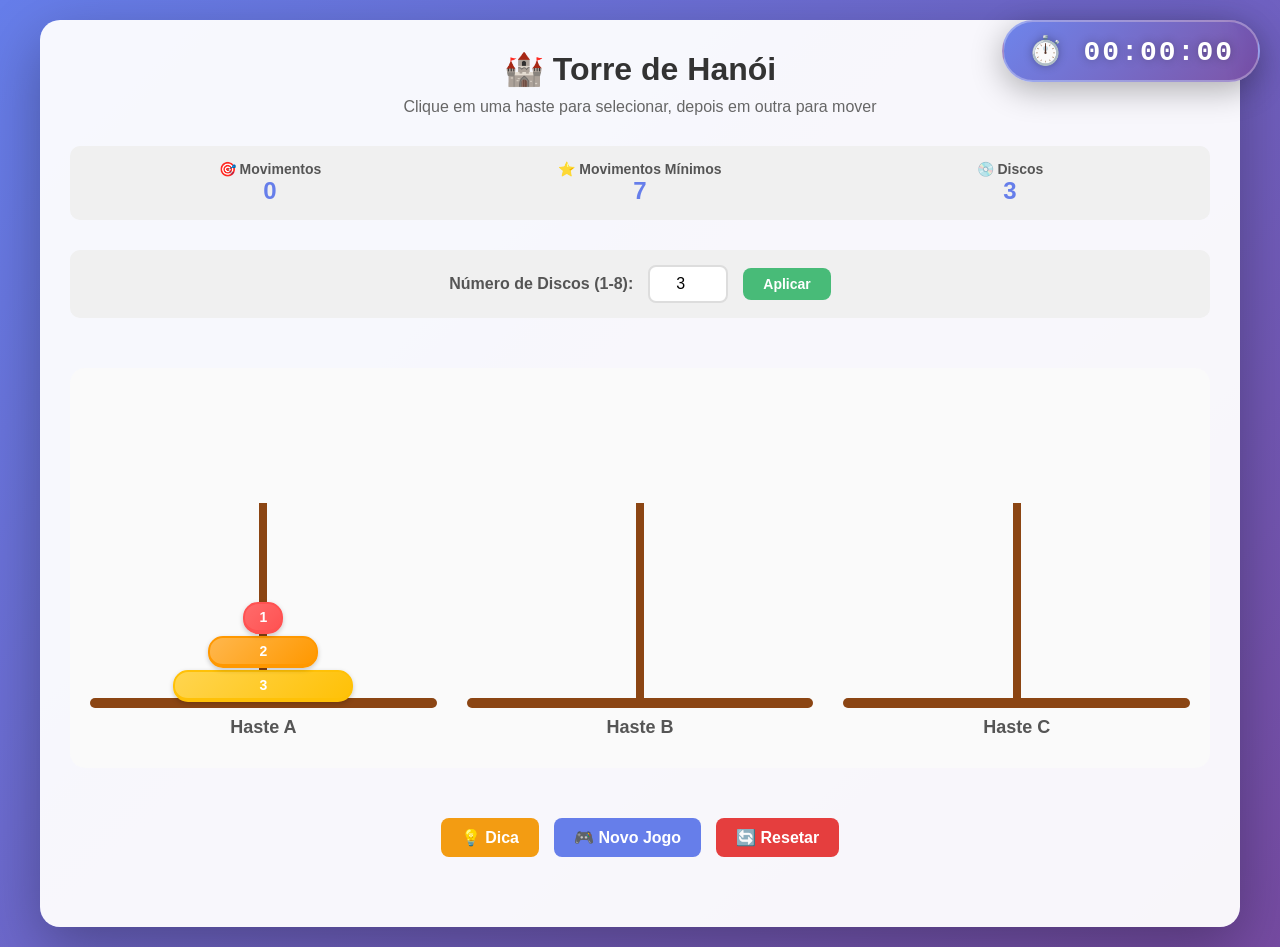
<file: Torre de Hanói/PrototipoJSd/index.html>
<!DOCTYPE html>
<html lang="pt-br">
<head>
    <meta charset="UTF-8">
    <meta name="viewport" content="width=device-width, initial-scale=1.0">
    <title>Torre de Hanói</title>
    <link rel="stylesheet" href="style.css">
</head>
<body>
    <div class="game-container">
        <h1>🏰 Torre de Hanói</h1>
        <div class="timer-float" id="cronometro">00:00:00</div>
        <div class="subtitle">Clique em uma haste para selecionar, depois em outra para mover</div>

        <div class="game-info">
            <div class="info-card">
                <h3>🎯 Movimentos</h3>
                <div class="value" id="moveCount">0</div>
            </div>
            <div class="info-card">
                <h3>⭐ Movimentos Mínimos</h3>
                <div class="value" id="minMoves">0</div>
            </div>
            <div class="info-card">
                <h3>💿 Discos</h3>
                <div class="value" id="diskCount">0</div>
            </div>
        </div>

        <div class="disk-config">
            <div class="config-group">
                <label for="diskSelector">Número de Discos (1-8):</label>
                <input type="number" id="diskSelector" min="1" max="8" value="3">
                <button id="applyDiscsBtn" class="btn-apply">Aplicar</button>
            </div>
        </div>

        <div id="victoryArea"></div>

        <div class="hanoi-container" id="hanoiContainer">
        </div>

        <div class="controls">
            <button class="btn-hint" id="hintBtn">💡 Dica</button>
            <button class="btn-new" id="newGameBtn">🎮 Novo Jogo</button>
            <button class="btn-reset" id="resetGameBtn">🔄 Resetar</button>
        </div>

        <div id="messageArea" class="message-area"></div>
    </div>

    <script src="script.js"></script>
</body>
</html>
</file>
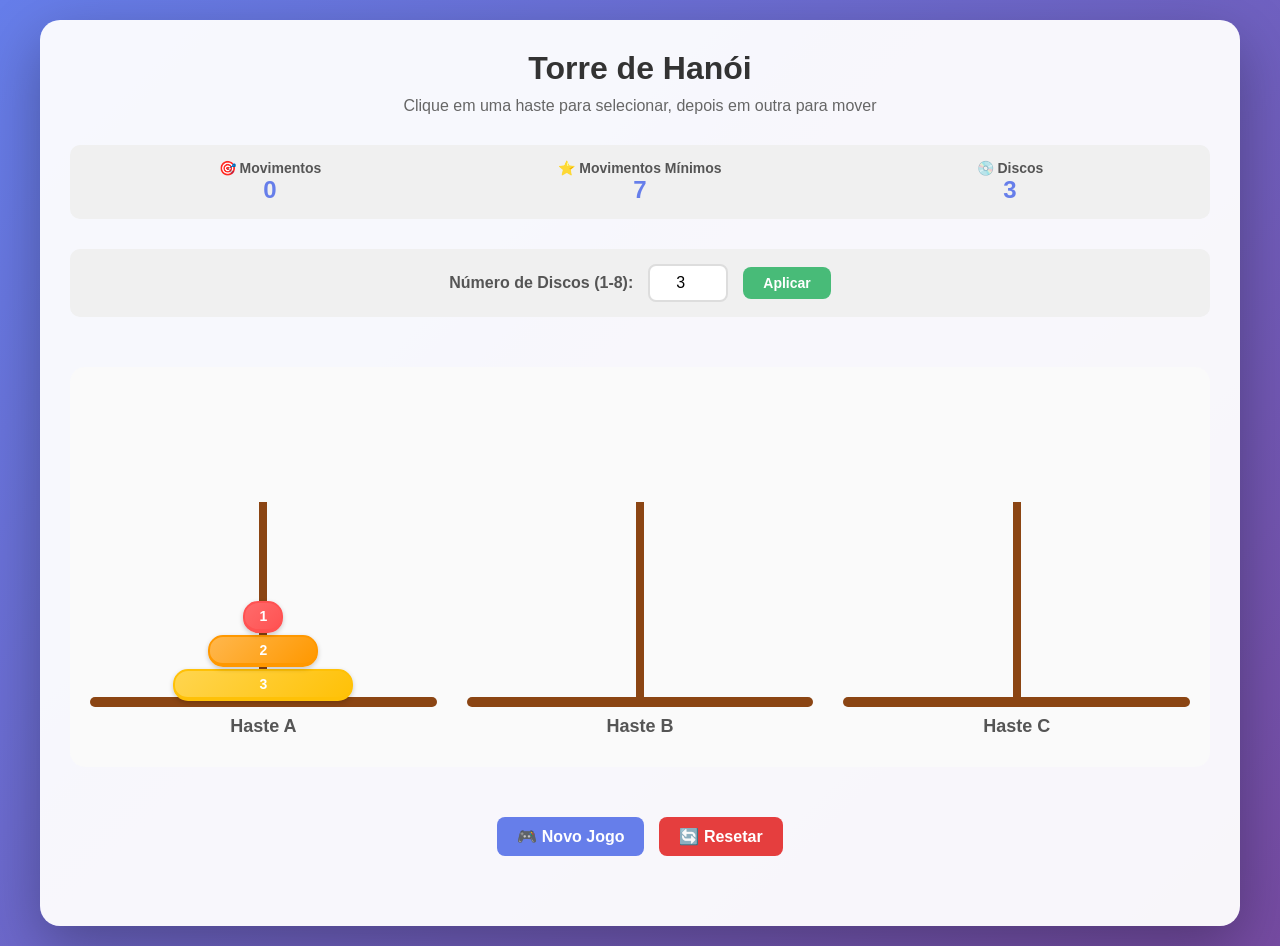
<file: Torre de Hanói/ProtótipoJS/index.html>
<!DOCTYPE html>
<html lang="pt-br">
<head>
    <meta charset="UTF-8">
    <meta name="viewport" content="width=device-width, initial-scale=1.0">
    <title>Torre de Hanói</title>
    <link rel="stylesheet" href="style.css">
</head>
<body>
    <div class="game-container">
        <h1>Torre de Hanói</h1>
        <div class="subtitle">Clique em uma haste para selecionar, depois em outra para mover</div>

        <div class="game-info">
            <div class="info-card">
                <h3>🎯 Movimentos</h3>
                <div class="value" id="moveCount">0</div>
            </div>
            <div class="info-card">
                <h3>⭐ Movimentos Mínimos</h3>
                <div class="value" id="minMoves">0</div>
            </div>
            <div class="info-card">
                <h3>💿 Discos</h3>
                <div class="value" id="diskCount">0</div>
            </div>
        </div>

        <div class="disk-config">
            <div class="config-group">
                <label for="diskSelector">Número de Discos (1-8):</label>
                <input type="number" id="diskSelector" min="1" max="8" value="3">
                <button id="applyDiscsBtn" class="btn-apply">Aplicar</button>
            </div>
        </div>

        <div id="victoryArea"></div>

        <div class="hanoi-container" id="hanoiContainer">
            <!-- Hastes serão inseridas via JavaScript -->
        </div>

        <div class="controls">
            <button class="btn-new" id="newGameBtn">🎮 Novo Jogo</button>
            <button class="btn-reset" id="resetGameBtn">🔄 Resetar</button>
        </div>

        <div id="messageArea" class="message-area"></div>
    </div>

    <script src="script.js"></script>
</body>
        </html>
</file>
<file: Torre de Hanói/PrototipoJSd/style.css>
* {
    margin: 0;
    padding: 0;
    box-sizing: border-box;
}

body {
    font-family: 'Segoe UI', Tahoma, Geneva, Verdana, sans-serif;
    background: linear-gradient(135deg, #667eea 0%, #764ba2 100%);
    min-height: 100vh;
    display: flex;
    justify-content: center;
    align-items: center;
    padding: 20px;
}

.game-container {
    background: rgba(255, 255, 255, 0.95);
    border-radius: 20px;
    padding: 30px;
    box-shadow: 0 20px 60px rgba(0,0,0,0.3);
    max-width: 1200px;
    width: 100%;
}

h1 {
    text-align: center;
    color: #333;
    margin-bottom: 10px;
}

.subtitle {
    text-align: center;
    color: #666;
    margin-bottom: 30px;
}

.game-info {
    display: flex;
    justify-content: space-between;
    align-items: center;
    margin-bottom: 30px;
    padding: 15px;
    background: #f0f0f0;
    border-radius: 10px;
}

.info-card {
    text-align: center;
    flex: 1;
}

.info-card h3 {
    color: #555;
    font-size: 14px;
}

.info-card .value {
    font-size: 24px;
    font-weight: bold;
    color: #667eea;
}

.disk-config {
    background: #f0f0f0;
    padding: 15px;
    border-radius: 10px;
    margin-bottom: 20px;
    text-align: center;
}

.config-group {
    display: flex;
    justify-content: center;
    align-items: center;
    gap: 15px;
    flex-wrap: wrap;
}

.config-group label {
    font-weight: bold;
    color: #555;
    font-size: 16px;
}

.config-group input {
    padding: 8px 12px;
    font-size: 16px;
    border: 2px solid #ddd;
    border-radius: 8px;
    width: 80px;
    text-align: center;
}

.config-group input:focus {
    outline: none;
    border-color: #667eea;
}

.btn-apply {
    background: #48bb78;
    color: white;
    padding: 8px 20px;
    font-size: 14px;
}

.btn-apply:hover {
    background: #38a169;
    transform: scale(1.05);
}

.victory-message {
    text-align: center;
    padding: 20px;
    background: linear-gradient(135deg, #667eea, #764ba2);
    color: white;
    border-radius: 10px;
    margin-bottom: 20px;
    animation: pulse 0.5s ease;
}

@keyframes pulse {
    0% { transform: scale(0.95); }
    100% { transform: scale(1); }
}

.hanoi-container {
    display: flex;
    justify-content: space-around;
    align-items: flex-end;
    gap: 30px;
    margin: 50px 0;
    padding: 20px;
    background: #fafafa;
    border-radius: 15px;
    min-height: 400px;
    position: relative;
}

.timer-float {
    position: fixed;
    top: 20px;
    right: 20px;
    background: linear-gradient(135deg, rgba(102, 126, 234, 0.95), rgba(118, 75, 162, 0.95));
    backdrop-filter: blur(10px);
    color: white;
    padding: 12px 24px;
    border-radius: 60px;
    font-family: 'Courier New', monospace;
    font-size: 28px;
    font-weight: bold;
    letter-spacing: 2px;
    z-index: 1000;
    text-shadow: 0 0 10px rgba(0, 0, 0, 0.3);
    box-shadow: 0 8px 32px rgba(0, 0, 0, 0.3);
    white-space: nowrap;
    cursor: move;
    user-select: none;
    transition: box-shadow 0.2s;
    border: 2px solid rgba(255, 255, 255, 0.3);
}

.timer-float:active {
    cursor: grabbing;
    box-shadow: 0 8px 40px rgba(102, 126, 234, 0.8);
}

@media (max-width: 768px) {
    .timer-float {
        font-size: 20px;
        padding: 8px 16px;
    }
}

@media (max-width: 480px) {
    .timer-float {
        font-size: 16px;
        padding: 6px 12px;
    }
}

.peg {
    flex: 1;
    display: flex;
    flex-direction: column;
    align-items: center;
    cursor: pointer;
    transition: transform 0.2s;
    position: relative;
    height: 300px;
}

.peg:hover {
    transform: translateY(-5px);
}

.peg.selected {
    transform: translateY(-5px);
}

.peg.selected .peg-base {
    box-shadow: 0 0 20px rgba(102, 126, 234, 0.8);
}

.peg-base {
    width: 100%;
    height: 10px;
    background: #8B4513;
    border-radius: 5px;
    position: absolute;
    bottom: 40px;
    z-index: 1;
}

.peg-stick {
    width: 8px;
    height: 200px;
    background: #8B4513;
    position: absolute;
    bottom: 45px;
    z-index: 1;
}

.disks-container {
    display: flex;
    flex-direction: column-reverse;
    align-items: center;
    justify-content: flex-start;
    position: absolute;
    bottom: 45px;
    width: 100%;
    z-index: 2;
}

.disk {
    height: 32px;
    border-radius: 15px;
    margin: 1px 0;
    transition: all 0.3s ease;
    box-shadow: 0 2px 5px rgba(0,0,0,0.2);
    color: white;
    display: flex;
    align-items: center;
    justify-content: center;
    font-size: 14px;
    font-weight: bold;
    position: relative;
    z-index: 2;
}

.disk:hover {
    transform: scale(1.02);
    filter: brightness(1.1);
    box-shadow: 0 4px 10px rgba(0,0,0,0.3);
}

.peg-label {
    position: absolute;
    bottom: 10px;
    font-weight: bold;
    color: #555;
    font-size: 18px;
    z-index: 3;
}

.controls {
    display: flex;
    gap: 15px;
    justify-content: center;
    margin-top: 20px;
    align-items: center;
    flex-wrap: wrap;
}

.controls button {
    padding: 10px 20px;
    font-size: 16px;
    border: none;
    border-radius: 8px;
    cursor: pointer;
    transition: all 0.2s;
    font-weight: bold;
}

button {
    padding: 10px 20px;
    font-size: 16px;
    border: none;
    border-radius: 8px;
    cursor: pointer;
    transition: all 0.2s;
    font-weight: bold;
}

.btn-hint {
    background: #f39c12;
    color: white;
}

.btn-hint:hover {
    background: #e67e22;
    transform: scale(1.05);
}

.btn-new {
    background: #667eea;
    color: white;
}

.btn-new:hover {
    background: #5a67d8;
    transform: scale(1.05);
}

.btn-reset {
    background: #e53e3e;
    color: white;
}

.btn-reset:hover {
    background: #c53030;
    transform: scale(1.05);
}

.message-area {
    text-align: center;
    margin-top: 20px;
    padding: 10px;
    border-radius: 8px;
    font-weight: bold;
}

.error-message {
    background: #fed7d7;
    color: #c53030;
}

.success-message {
    background: #c6f6d5;
    color: #22543d;
}

.hint-message {
    background: #fff3cd;
    color: #856404;
    border-left: 4px solid #f39c12;
    animation: slideIn 0.3s ease;
}

@keyframes slideIn {
    from {
        opacity: 0;
        transform: translateY(-10px);
    }
    to {
        opacity: 1;
        transform: translateY(0);
    }
}

@media (max-width: 768px) {
    .disk {
        font-size: 10px;
        height: 28px;
    }
    .hanoi-container {
        gap: 15px;
    }
    .peg-label {
        font-size: 14px;
    }
}
</file>
<file: Torre de Hanói/ProtótipoJS/style.css>
* {
    margin: 0;
    padding: 0;
    box-sizing: border-box;
}

body {
    font-family: 'Segoe UI', Tahoma, Geneva, Verdana, sans-serif;
    background: linear-gradient(135deg, #667eea 0%, #764ba2 100%);
    min-height: 100vh;
    display: flex;
    justify-content: center;
    align-items: center;
    padding: 20px;
}

.game-container {
    background: rgba(255, 255, 255, 0.95);
    border-radius: 20px;
    padding: 30px;
    box-shadow: 0 20px 60px rgba(0,0,0,0.3);
    max-width: 1200px;
    width: 100%;
}

h1 {
    text-align: center;
    color: #333;
    margin-bottom: 10px;
}

.subtitle {
    text-align: center;
    color: #666;
    margin-bottom: 30px;
}

.game-info {
    display: flex;
    justify-content: space-between;
    align-items: center;
    margin-bottom: 30px;
    padding: 15px;
    background: #f0f0f0;
    border-radius: 10px;
}

.info-card {
    text-align: center;
    flex: 1;
}

.info-card h3 {
    color: #555;
    font-size: 14px;
}

.info-card .value {
    font-size: 24px;
    font-weight: bold;
    color: #667eea;
}

.disk-config {
    background: #f0f0f0;
    padding: 15px;
    border-radius: 10px;
    margin-bottom: 20px;
    text-align: center;
}

.config-group {
    display: flex;
    justify-content: center;
    align-items: center;
    gap: 15px;
    flex-wrap: wrap;
}

.config-group label {
    font-weight: bold;
    color: #555;
    font-size: 16px;
}

.config-group input {
    padding: 8px 12px;
    font-size: 16px;
    border: 2px solid #ddd;
    border-radius: 8px;
    width: 80px;
    text-align: center;
}

.config-group input:focus {
    outline: none;
    border-color: #667eea;
}

.btn-apply {
    background: #48bb78;
    color: white;
    padding: 8px 20px;
    font-size: 14px;
}

.btn-apply:hover {
    background: #38a169;
    transform: scale(1.05);
}

.victory-message {
    text-align: center;
    padding: 20px;
    background: linear-gradient(135deg, #667eea, #764ba2);
    color: white;
    border-radius: 10px;
    margin-bottom: 20px;
    animation: pulse 0.5s ease;
}

@keyframes pulse {
    0% { transform: scale(0.95); }
    100% { transform: scale(1); }
}

.hanoi-container {
    display: flex;
    justify-content: space-around;
    align-items: flex-end;
    gap: 30px;
    margin: 50px 0;
    padding: 20px;
    background: #fafafa;
    border-radius: 15px;
    min-height: 400px;
    position: relative;
}

.peg {
    flex: 1;
    display: flex;
    flex-direction: column;
    align-items: center;
    cursor: pointer;
    transition: transform 0.2s;
    position: relative;
    height: 300px;
}

.peg:hover {
    transform: translateY(-5px);
}

.peg.selected {
    transform: translateY(-5px);
}

.peg.selected .peg-base {
    box-shadow: 0 0 20px rgba(102, 126, 234, 0.8);
}

.peg-base {
    width: 100%;
    height: 10px;
    background: #8B4513;
    border-radius: 5px;
    position: absolute;
    bottom: 40px;
    z-index: 1;
}

.peg-stick {
    width: 8px;
    height: 200px;
    background: #8B4513;
    position: absolute;
    bottom: 45px;
    z-index: 1;
}

.disks-container {
    display: flex;
    flex-direction: column-reverse;
    align-items: center;
    justify-content: flex-start;
    position: absolute;
    bottom: 45px;
    width: 100%;
    z-index: 2;
}

.disk {
    height: 32px;
    border-radius: 15px;
    margin: 1px 0;
    transition: all 0.3s ease;
    box-shadow: 0 2px 5px rgba(0,0,0,0.2);
    color: white;
    display: flex;
    align-items: center;
    justify-content: center;
    font-size: 14px;
    font-weight: bold;
    position: relative;
    z-index: 2;
}

.disk:hover {
    transform: scale(1.02);
    filter: brightness(1.1);
    box-shadow: 0 4px 10px rgba(0,0,0,0.3);
}

.peg-label {
    position: absolute;
    bottom: 10px;
    font-weight: bold;
    color: #555;
    font-size: 18px;
    z-index: 3;
}

.controls {
    display: flex;
    gap: 15px;
    justify-content: center;
    margin-top: 20px;
}

button {
    padding: 10px 20px;
    font-size: 16px;
    border: none;
    border-radius: 8px;
    cursor: pointer;
    transition: all 0.2s;
    font-weight: bold;
}

.btn-new {
    background: #667eea;
    color: white;
}

.btn-new:hover {
    background: #5a67d8;
    transform: scale(1.05);
}

.btn-reset {
    background: #e53e3e;
    color: white;
}

.btn-reset:hover {
    background: #c53030;
    transform: scale(1.05);
}

.message-area {
    text-align: center;
    margin-top: 20px;
    padding: 10px;
    border-radius: 8px;
    font-weight: bold;
}

.error-message {
    background: #fed7d7;
    color: #c53030;
}

.success-message {
    background: #c6f6d5;
    color: #22543d;
}

@media (max-width: 768px) {
    .disk {
        font-size: 10px;
        height: 28px;
    }
    .hanoi-container {
        gap: 15px;
    }
    .peg-label {
        font-size: 14px;
    }
    }
</file>
